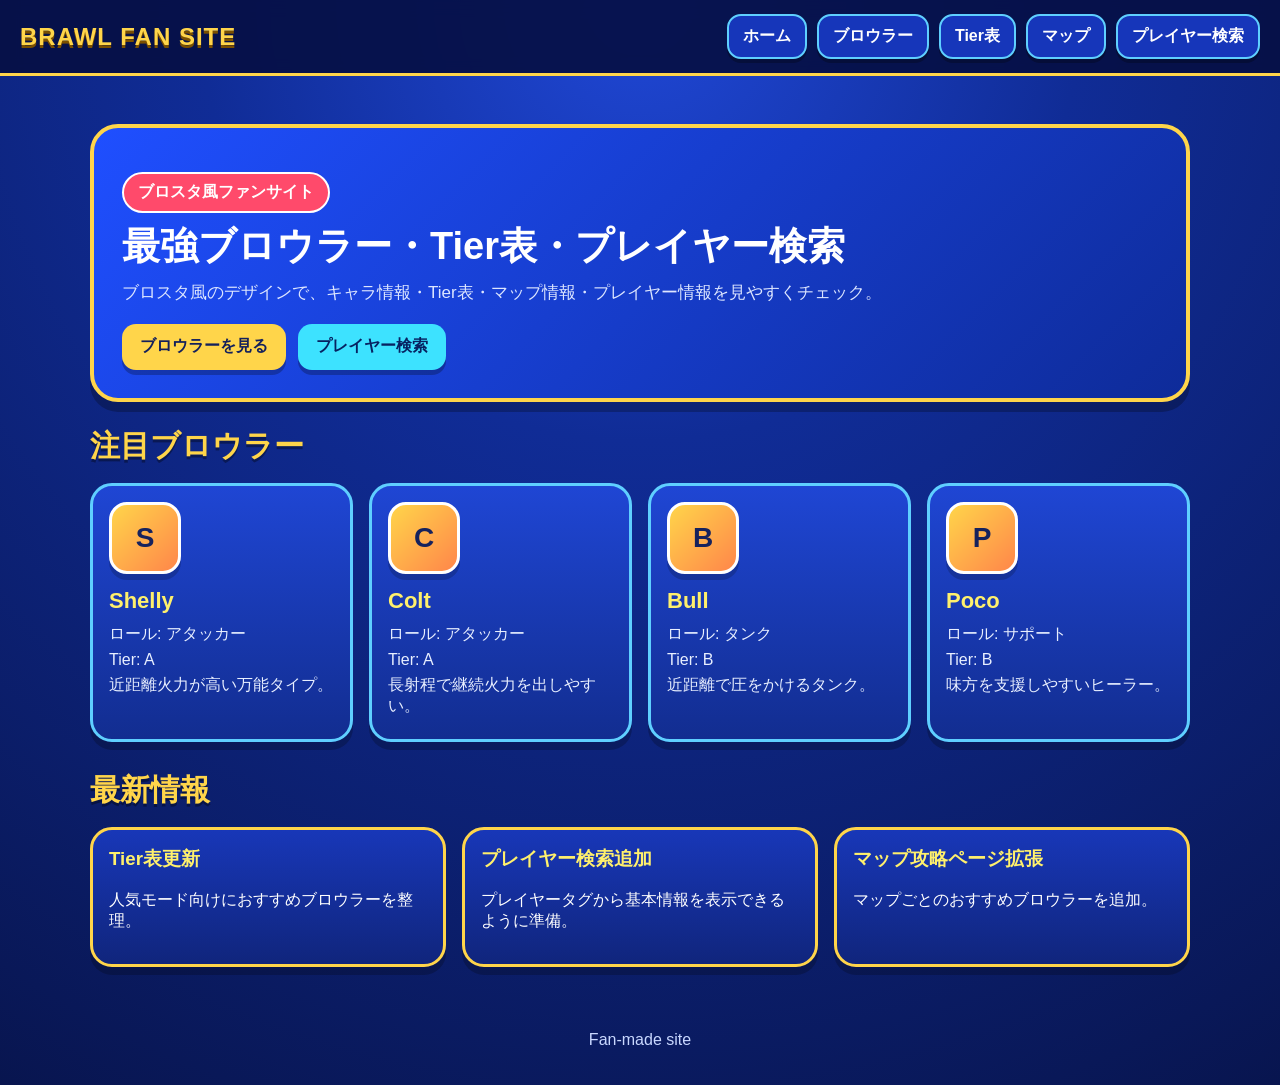
<file: index.html>
<!DOCTYPE html>
<html lang="ja">
<head>
  <meta charset="UTF-8" />
  <meta name="viewport" content="width=device-width, initial-scale=1.0" />
  <title>Brawl Fan Site</title>
  <link rel="stylesheet" href="styles.css" />
</head>
<body>
  <header class="site-header">
    <div class="logo">BRAWL FAN SITE</div>
    <nav class="nav">
      <a href="index.html">ホーム</a>
      <a href="brawlers.html">ブロウラー</a>
      <a href="tierlist.html">Tier表</a>
      <a href="maps.html">マップ</a>
      <a href="player.html">プレイヤー検索</a>
    </nav>
  </header>

  <main>
    <section class="hero">
      <div class="hero-inner">
        <p class="badge">ブロスタ風ファンサイト</p>
        <h1>最強ブロウラー・Tier表・プレイヤー検索</h1>
        <p class="hero-text">
          ブロスタ風のデザインで、キャラ情報・Tier表・マップ情報・プレイヤー情報を見やすくチェック。
        </p>
        <div class="hero-actions">
          <a class="btn primary" href="brawlers.html">ブロウラーを見る</a>
          <a class="btn secondary" href="player.html">プレイヤー検索</a>
        </div>
      </div>
    </section>

    <section class="section">
      <div class="section-title-row">
        <h2 class="section-title">注目ブロウラー</h2>
      </div>
      <div id="featuredBrawlers" class="card-grid"></div>
    </section>

    <section class="section">
      <div class="section-title-row">
        <h2 class="section-title">最新情報</h2>
      </div>
      <div class="news-list">
        <div class="news-card">
          <h3>Tier表更新</h3>
          <p>人気モード向けにおすすめブロウラーを整理。</p>
        </div>
        <div class="news-card">
          <h3>プレイヤー検索追加</h3>
          <p>プレイヤータグから基本情報を表示できるように準備。</p>
        </div>
        <div class="news-card">
          <h3>マップ攻略ページ拡張</h3>
          <p>マップごとのおすすめブロウラーを追加。</p>
        </div>
      </div>
    </section>
  </main>

  <footer class="site-footer">
    <p>Fan-made site</p>
  </footer>

  <script src="data.js"></script>
  <script src="script.js"></script>
</body>
</html>
</file>
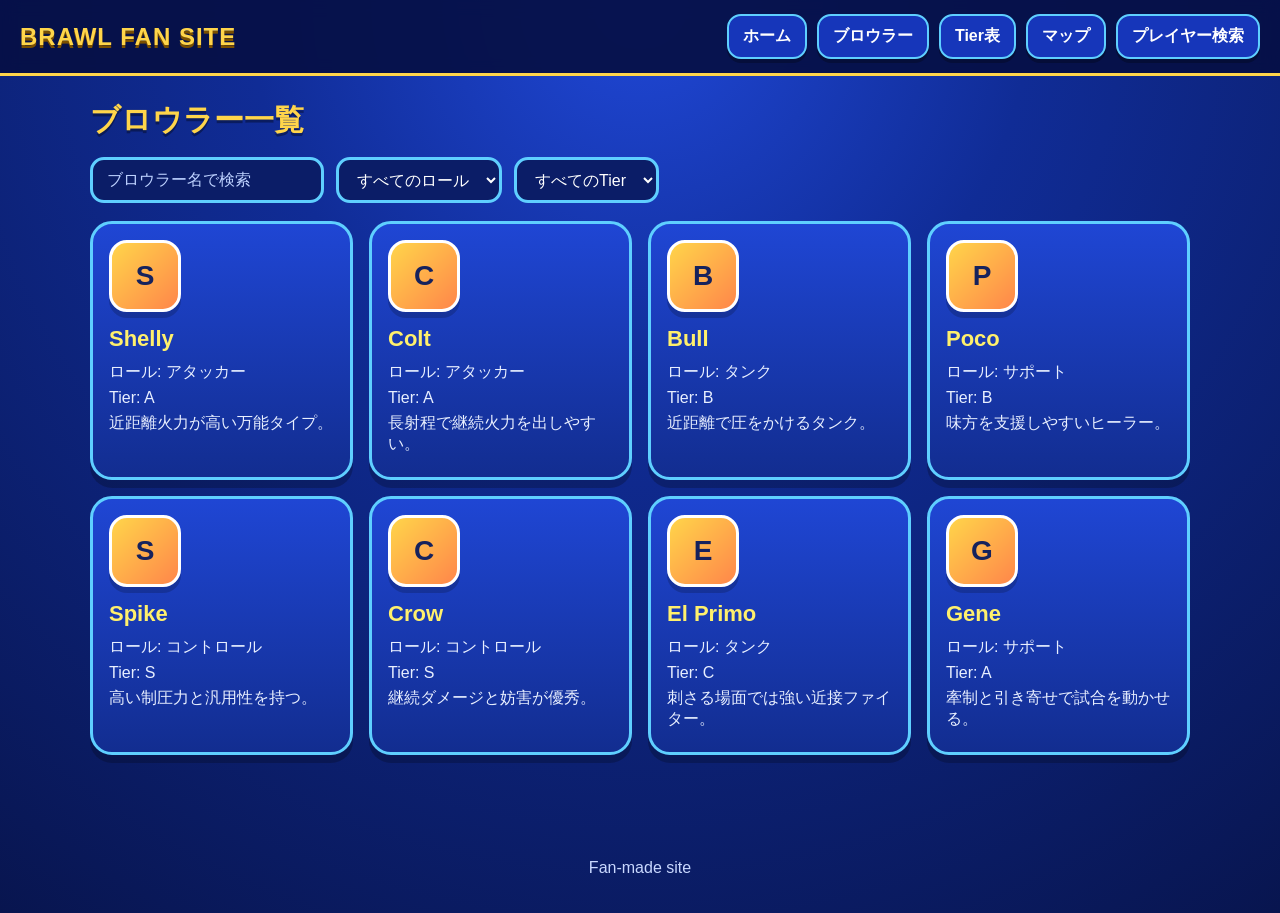
<file: brawlers.html>
<!DOCTYPE html>
<html lang="ja">
<head>
  <meta charset="UTF-8" />
  <meta name="viewport" content="width=device-width, initial-scale=1.0" />
  <title>ブロウラー一覧</title>
  <link rel="stylesheet" href="styles.css" />
</head>
<body>
  <header class="site-header">
    <div class="logo">BRAWL FAN SITE</div>
    <nav class="nav">
      <a href="index.html">ホーム</a>
      <a href="brawlers.html">ブロウラー</a>
      <a href="tierlist.html">Tier表</a>
      <a href="maps.html">マップ</a>
      <a href="player.html">プレイヤー検索</a>
    </nav>
  </header>

  <main class="page-wrap">
    <section class="section">
      <div class="section-title-row">
        <h1 class="section-title">ブロウラー一覧</h1>
      </div>

      <div class="filters">
        <input id="searchInput" class="input" type="text" placeholder="ブロウラー名で検索" />
        <select id="roleFilter" class="input">
          <option value="all">すべてのロール</option>
          <option value="damage">アタッカー</option>
          <option value="tank">タンク</option>
          <option value="support">サポート</option>
          <option value="control">コントロール</option>
        </select>
        <select id="tierFilter" class="input">
          <option value="all">すべてのTier</option>
          <option value="S">S</option>
          <option value="A">A</option>
          <option value="B">B</option>
          <option value="C">C</option>
        </select>
      </div>

      <div id="brawlerGrid" class="card-grid"></div>
    </section>
  </main>

  <footer class="site-footer">
    <p>Fan-made site</p>
  </footer>

  <script src="data.js"></script>
  <script src="script.js"></script>
</body>
</html>
</file>
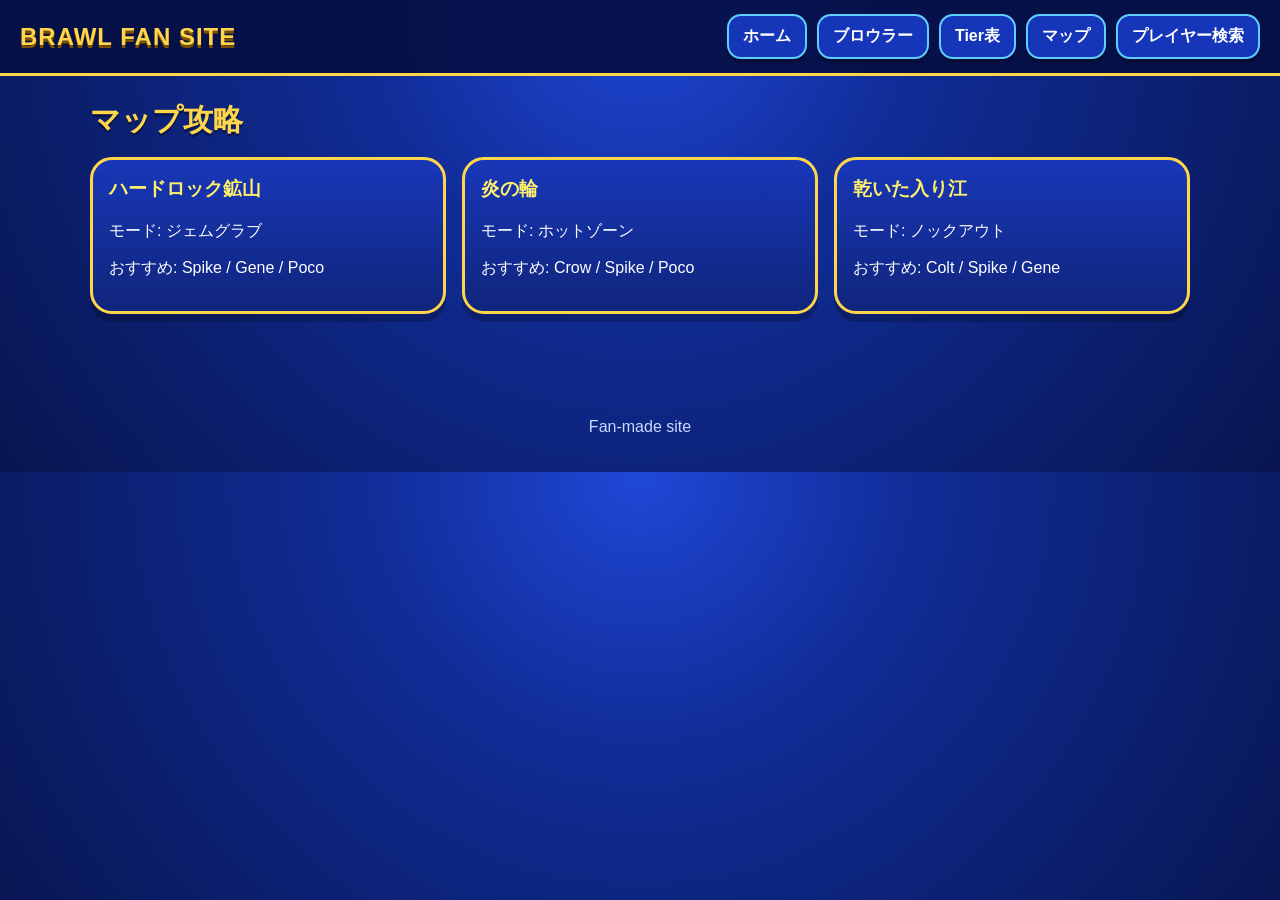
<file: maps.html>
<!DOCTYPE html>
<html lang="ja">
<head>
  <meta charset="UTF-8" />
  <meta name="viewport" content="width=device-width, initial-scale=1.0" />
  <title>マップ</title>
  <link rel="stylesheet" href="styles.css" />
</head>
<body>
  <header class="site-header">
    <div class="logo">BRAWL FAN SITE</div>
    <nav class="nav">
      <a href="index.html">ホーム</a>
      <a href="brawlers.html">ブロウラー</a>
      <a href="tierlist.html">Tier表</a>
      <a href="maps.html">マップ</a>
      <a href="player.html">プレイヤー検索</a>
    </nav>
  </header>

  <main class="page-wrap">
    <section class="section">
      <div class="section-title-row">
        <h1 class="section-title">マップ攻略</h1>
      </div>
      <div id="mapsGrid" class="news-list"></div>
    </section>
  </main>

  <footer class="site-footer">
    <p>Fan-made site</p>
  </footer>

  <script src="data.js"></script>
  <script src="script.js"></script>
</body>
</html>
</file>
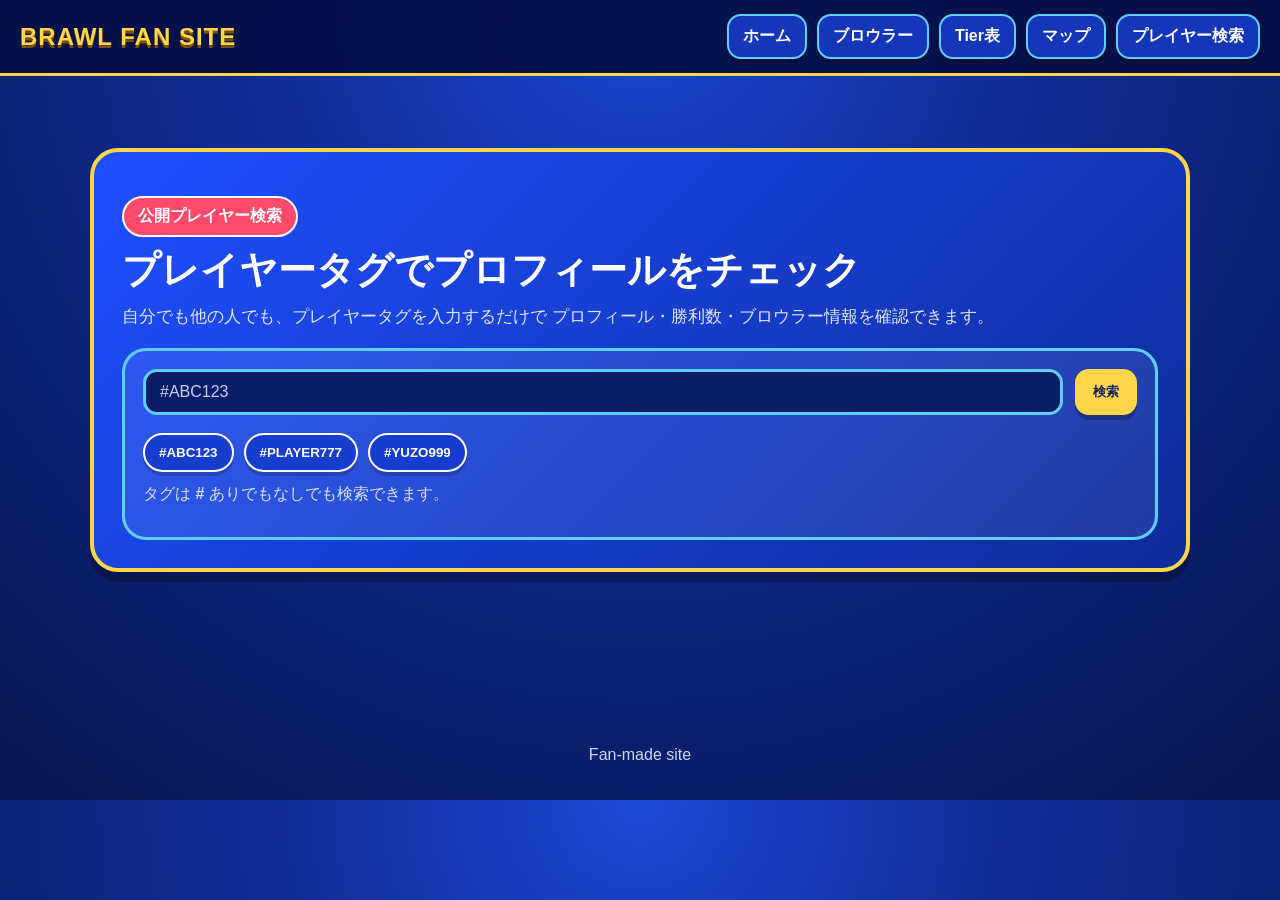
<file: player.html>
<!DOCTYPE html>
<html lang="ja">
<head>
  <meta charset="UTF-8" />
  <meta name="viewport" content="width=device-width, initial-scale=1.0" />
  <title>プレイヤー検索 | Brawl Fan Site</title>
  <link rel="stylesheet" href="styles.css" />
</head>
<body>
  <header class="site-header">
    <div class="logo">BRAWL FAN SITE</div>
    <nav class="nav">
      <a href="index.html">ホーム</a>
      <a href="brawlers.html">ブロウラー</a>
      <a href="tierlist.html">Tier表</a>
      <a href="maps.html">マップ</a>
      <a href="player.html">プレイヤー検索</a>
    </nav>
  </header>

  <main class="page-wrap">
    <section class="player-hero">
      <div class="player-hero-inner">
        <p class="player-badge">公開プレイヤー検索</p>
        <h1>プレイヤータグでプロフィールをチェック</h1>
        <p class="player-hero-text">
          自分でも他の人でも、プレイヤータグを入力するだけで
          プロフィール・勝利数・ブロウラー情報を確認できます。
        </p>

        <div class="player-search-panel">
          <div class="player-search-box">
            <input
              id="playerTag"
              class="input player-input"
              type="text"
              placeholder="#ABC123"
              autocomplete="off"
            />
            <button id="searchBtn" class="btn primary">検索</button>
          </div>

          <div class="quick-tags">
            <button class="quick-tag" data-tag="ABC123">#ABC123</button>
            <button class="quick-tag" data-tag="PLAYER777">#PLAYER777</button>
            <button class="quick-tag" data-tag="YUZO999">#YUZO999</button>
          </div>

          <p class="helper-text search-helper">
            タグは <strong>#</strong> ありでもなしでも検索できます。
          </p>
        </div>
      </div>
    </section>

    <section class="section">
      <div id="status" class="status-box"></div>
      <div id="playerResult" class="player-result"></div>
    </section>
  </main>

  <footer class="site-footer">
    <p>Fan-made site</p>
  </footer>

  <script src="player.js"></script>
</body>
</html>
</file>
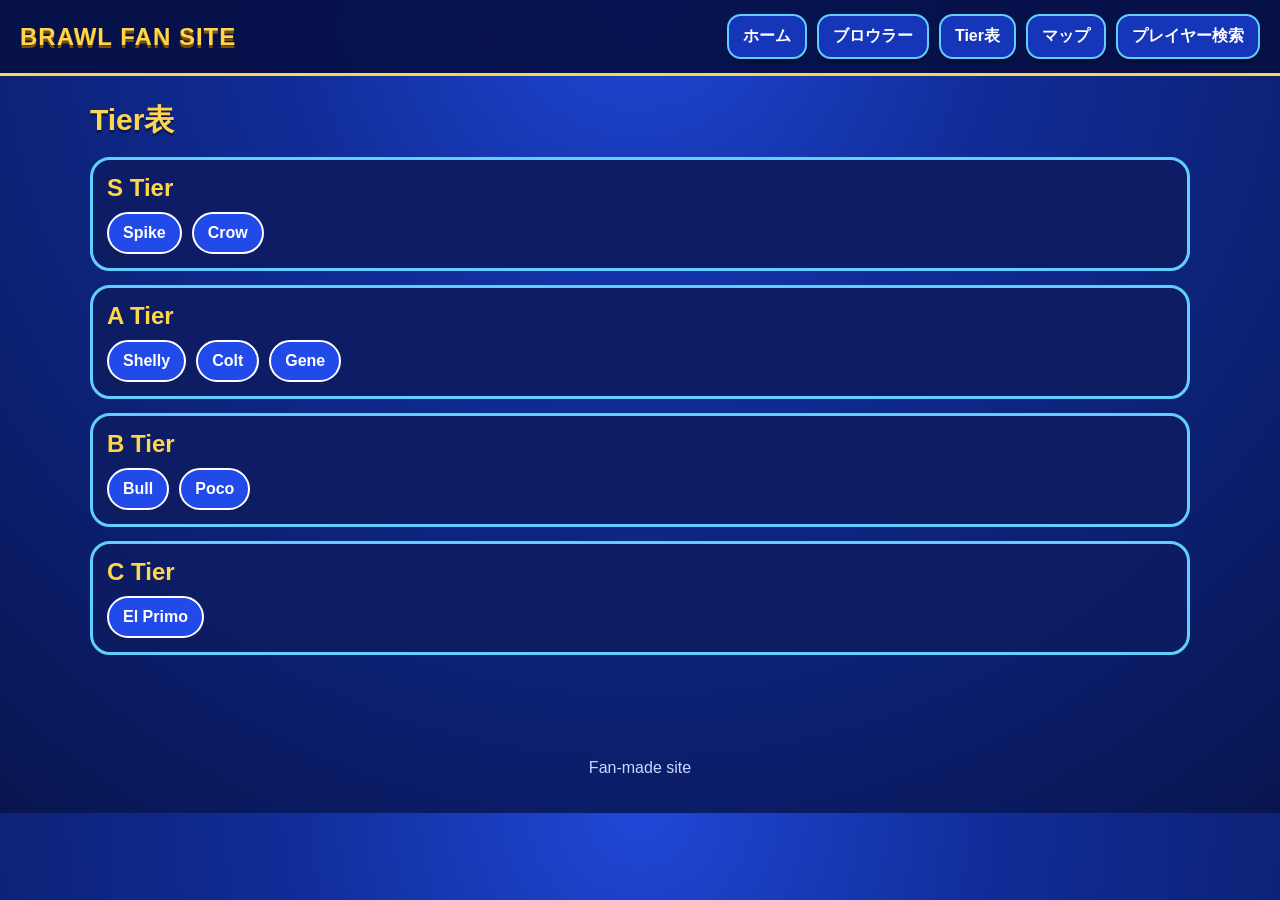
<file: tierlist.html>
<!DOCTYPE html>
<html lang="ja">
<head>
  <meta charset="UTF-8" />
  <meta name="viewport" content="width=device-width, initial-scale=1.0" />
  <title>Tier表</title>
  <link rel="stylesheet" href="styles.css" />
</head>
<body>
  <header class="site-header">
    <div class="logo">BRAWL FAN SITE</div>
    <nav class="nav">
      <a href="index.html">ホーム</a>
      <a href="brawlers.html">ブロウラー</a>
      <a href="tierlist.html">Tier表</a>
      <a href="maps.html">マップ</a>
      <a href="player.html">プレイヤー検索</a>
    </nav>
  </header>

  <main class="page-wrap">
    <section class="section">
      <div class="section-title-row">
        <h1 class="section-title">Tier表</h1>
      </div>
      <div id="tierTableWrap" class="tier-table-wrap"></div>
    </section>
  </main>

  <footer class="site-footer">
    <p>Fan-made site</p>
  </footer>

  <script src="data.js"></script>
  <script src="script.js"></script>
</body>
</html>
</file>
<file: styles.css>
* {
  box-sizing: border-box;
}

body {
  margin: 0;
  font-family: Arial, sans-serif;
  background:
    radial-gradient(circle at top, #2048d8 0%, #102c96 35%, #08154f 100%);
  color: #fff;
}

a {
  color: inherit;
  text-decoration: none;
}

.site-header {
  position: sticky;
  top: 0;
  z-index: 10;
  background: rgba(6, 16, 69, 0.92);
  backdrop-filter: blur(8px);
  border-bottom: 3px solid #ffd54a;
  padding: 14px 20px;
  display: flex;
  align-items: center;
  justify-content: space-between;
  flex-wrap: wrap;
  gap: 12px;
}

.logo {
  font-size: 24px;
  font-weight: 900;
  letter-spacing: 1px;
  color: #ffd54a;
  text-shadow: 0 3px 0 #7a4f00;
}

.nav {
  display: flex;
  flex-wrap: wrap;
  gap: 10px;
}

.nav a {
  padding: 10px 14px;
  background: #1636ba;
  border: 2px solid #5fcfff;
  border-radius: 14px;
  font-weight: 700;
  box-shadow: 0 4px 0 rgba(0,0,0,0.25);
}

.hero,
.player-hero {
  padding: 48px 20px 24px;
}

.hero-inner,
.player-hero-inner {
  max-width: 1100px;
  margin: 0 auto;
  background: linear-gradient(135deg, #1f4fff, #0e2b99);
  border: 4px solid #ffd54a;
  border-radius: 28px;
  padding: 28px;
  box-shadow: 0 10px 0 rgba(0, 0, 0, 0.25);
}

.badge,
.player-badge {
  display: inline-block;
  background: #ff4a6b;
  color: #fff;
  font-weight: 800;
  padding: 8px 14px;
  border-radius: 999px;
  border: 2px solid #fff;
  margin-bottom: 12px;
}

.hero h1,
.player-hero h1 {
  margin: 0 0 12px;
  font-size: 38px;
  line-height: 1.15;
}

.hero-text,
.player-hero-text {
  margin: 0 0 20px;
  color: #dde6ff;
  font-size: 17px;
}

.hero-actions {
  display: flex;
  flex-wrap: wrap;
  gap: 12px;
}

.btn {
  display: inline-flex;
  align-items: center;
  justify-content: center;
  min-height: 46px;
  padding: 0 18px;
  border-radius: 14px;
  font-weight: 900;
  border: none;
  cursor: pointer;
  box-shadow: 0 5px 0 rgba(0,0,0,0.25);
}

.btn.primary {
  background: #ffd54a;
  color: #13205c;
}

.btn.secondary {
  background: #3de2ff;
  color: #072261;
}

.page-wrap {
  padding: 24px 20px 40px;
}

.section {
  max-width: 1100px;
  margin: 0 auto 28px;
}

.section-title-row {
  margin-bottom: 16px;
}

.section-title {
  margin: 0 0 14px;
  font-size: 30px;
  color: #ffd54a;
  text-shadow: 0 3px 0 rgba(0, 0, 0, 0.35);
}

.card-grid {
  display: grid;
  grid-template-columns: repeat(auto-fit, minmax(220px, 1fr));
  gap: 16px;
}

.card {
  background: linear-gradient(180deg, #1f46d4, #122d90);
  border: 3px solid #5fcfff;
  border-radius: 22px;
  padding: 16px;
  box-shadow: 0 8px 0 rgba(0,0,0,0.22);
  transition: transform 0.15s ease;
}

.card:hover {
  transform: translateY(-3px);
}

.card h3 {
  margin-top: 0;
  margin-bottom: 10px;
  font-size: 22px;
  color: #fff06c;
}

.card p {
  margin: 6px 0;
  color: #e8efff;
}

.brawler-icon {
  width: 72px;
  height: 72px;
  border-radius: 18px;
  background: linear-gradient(135deg, #ffd54a, #ff864a);
  color: #16225d;
  display: flex;
  align-items: center;
  justify-content: center;
  font-size: 28px;
  font-weight: 900;
  margin-bottom: 14px;
  border: 3px solid #fff;
  box-shadow: 0 6px 0 rgba(0,0,0,0.18);
}

.filters,
.player-search-box {
  display: flex;
  flex-wrap: wrap;
  gap: 12px;
  margin-bottom: 18px;
}

.input {
  min-height: 46px;
  border-radius: 14px;
  border: 3px solid #5fcfff;
  padding: 0 14px;
  background: #0b1d67;
  color: #fff;
  font-size: 16px;
  outline: none;
}

.input::placeholder {
  color: #bdd1ff;
}

.player-search-panel {
  margin-top: 18px;
  background: rgba(255,255,255,0.08);
  border: 3px solid #5fcfff;
  border-radius: 24px;
  padding: 18px;
}

.player-input {
  min-width: 240px;
  flex: 1;
}

.quick-tags {
  display: flex;
  flex-wrap: wrap;
  gap: 10px;
  margin-bottom: 12px;
}

.quick-tag {
  border: none;
  cursor: pointer;
  padding: 10px 14px;
  border-radius: 999px;
  background: #173dcf;
  color: #fff;
  font-weight: 800;
  border: 2px solid #fff;
  box-shadow: 0 4px 0 rgba(0,0,0,0.18);
}

.search-helper {
  margin-bottom: 0;
}

.news-list {
  display: grid;
  grid-template-columns: repeat(auto-fit, minmax(240px, 1fr));
  gap: 16px;
}

.news-card {
  background: linear-gradient(180deg, #1837b8, #10257c);
  border: 3px solid #ffd54a;
  border-radius: 22px;
  padding: 16px;
  box-shadow: 0 8px 0 rgba(0,0,0,0.22);
}

.news-card h3 {
  margin-top: 0;
  color: #fff06c;
}

.tier-table-wrap {
  display: grid;
  gap: 14px;
}

.tier-row {
  background: rgba(13, 28, 99, 0.95);
  border-radius: 20px;
  border: 3px solid #5fcfff;
  padding: 14px;
}

.tier-row h2 {
  margin: 0 0 10px;
  color: #ffd54a;
}

.tier-items {
  display: flex;
  flex-wrap: wrap;
  gap: 10px;
}

.tier-chip {
  padding: 10px 14px;
  border-radius: 999px;
  background: #214ae8;
  border: 2px solid #fff;
  font-weight: 800;
}

.helper-text {
  margin: 0 0 14px;
  color: #d8e1ff;
}

.status-box {
  min-height: 28px;
  margin-bottom: 18px;
  font-weight: 800;
  font-size: 15px;
  color: #fff06c;
}

.player-result {
  display: grid;
  gap: 18px;
}

.player-summary {
  background: linear-gradient(180deg, #2149dc, #112b89);
  border: 4px solid #ffd54a;
  border-radius: 28px;
  padding: 20px;
  box-shadow: 0 10px 0 rgba(0,0,0,0.22);
  position: relative;
  overflow: hidden;
}

.player-summary::before {
  content: "";
  position: absolute;
  right: -40px;
  top: -40px;
  width: 160px;
  height: 160px;
  background: rgba(255,255,255,0.08);
  border-radius: 50%;
}

.player-summary h2 {
  margin-top: 0;
  margin-bottom: 16px;
  font-size: 34px;
  color: #fff06c;
  position: relative;
  z-index: 1;
}

.player-stats {
  display: grid;
  grid-template-columns: repeat(auto-fit, minmax(170px, 1fr));
  gap: 12px;
  position: relative;
  z-index: 1;
}

.stat-box {
  background: rgba(255,255,255,0.09);
  border: 2px solid #5fcfff;
  border-radius: 18px;
  padding: 12px;
  box-shadow: inset 0 1px 0 rgba(255,255,255,0.1);
}

.stat-box .label {
  font-size: 13px;
  color: #dbe7ff;
}

.stat-box .value {
  margin-top: 6px;
  font-size: 22px;
  font-weight: 900;
  color: #fff;
  word-break: break-word;
}

.site-footer {
  text-align: center;
  padding: 20px;
  color: #c9d8ff;
}

@media (max-width: 700px) {
  .hero h1,
  .player-hero h1 {
    font-size: 28px;
  }

  .section-title {
    font-size: 24px;
  }

  .logo {
    font-size: 20px;
  }

  .nav a {
    padding: 8px 10px;
    font-size: 14px;
  }

  .player-summary h2 {
    font-size: 28px;
  }

  .player-search-panel {
    padding: 14px;
  }

  .quick-tag {
    font-size: 13px;
  }
}
</file>
